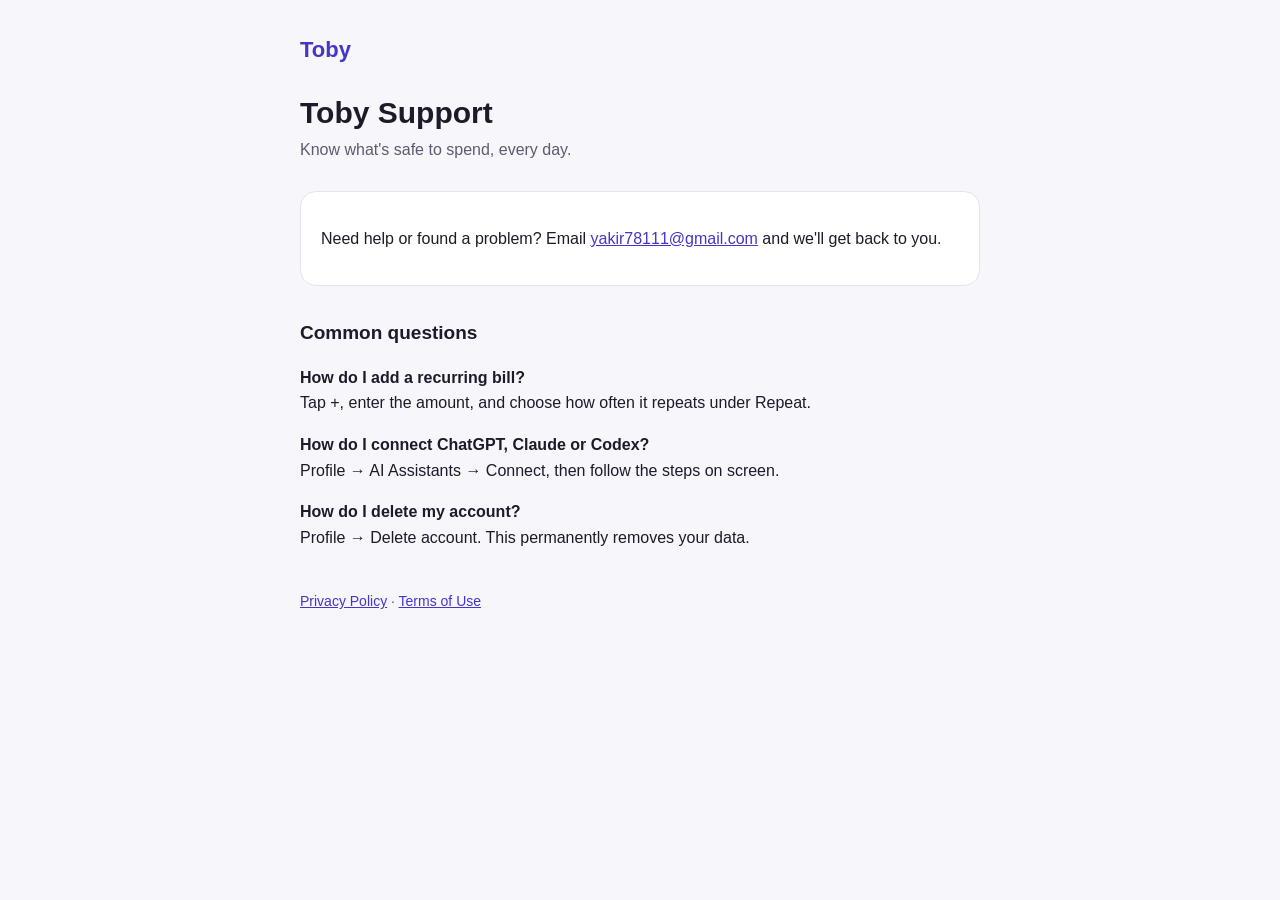
<file: index.html>
<!doctype html>
<html lang="en">
<head>
<meta charset="utf-8"><meta name="viewport" content="width=device-width, initial-scale=1">
<title>Toby Support</title>
<link rel="stylesheet" href="style.css">
</head>
<body><main>
<header><a href="./">Toby</a></header>
<h1>Toby Support</h1>
<p class="updated">Know what's safe to spend, every day.</p>

<div class="card">
<p>Need help or found a problem? Email <a href="mailto:yakir78111@gmail.com">yakir78111@gmail.com</a> and we'll get back to you.</p>
</div>

<h2>Common questions</h2>
<p><strong>How do I add a recurring bill?</strong><br>Tap +, enter the amount, and choose how often it repeats under Repeat.</p>
<p><strong>How do I connect ChatGPT, Claude or Codex?</strong><br>Profile → AI Assistants → Connect, then follow the steps on screen.</p>
<p><strong>How do I delete my account?</strong><br>Profile → Delete account. This permanently removes your data.</p>

<nav><a href="privacy.html">Privacy Policy</a> · <a href="terms.html">Terms of Use</a></nav>
</main></body>
</html>
</file>
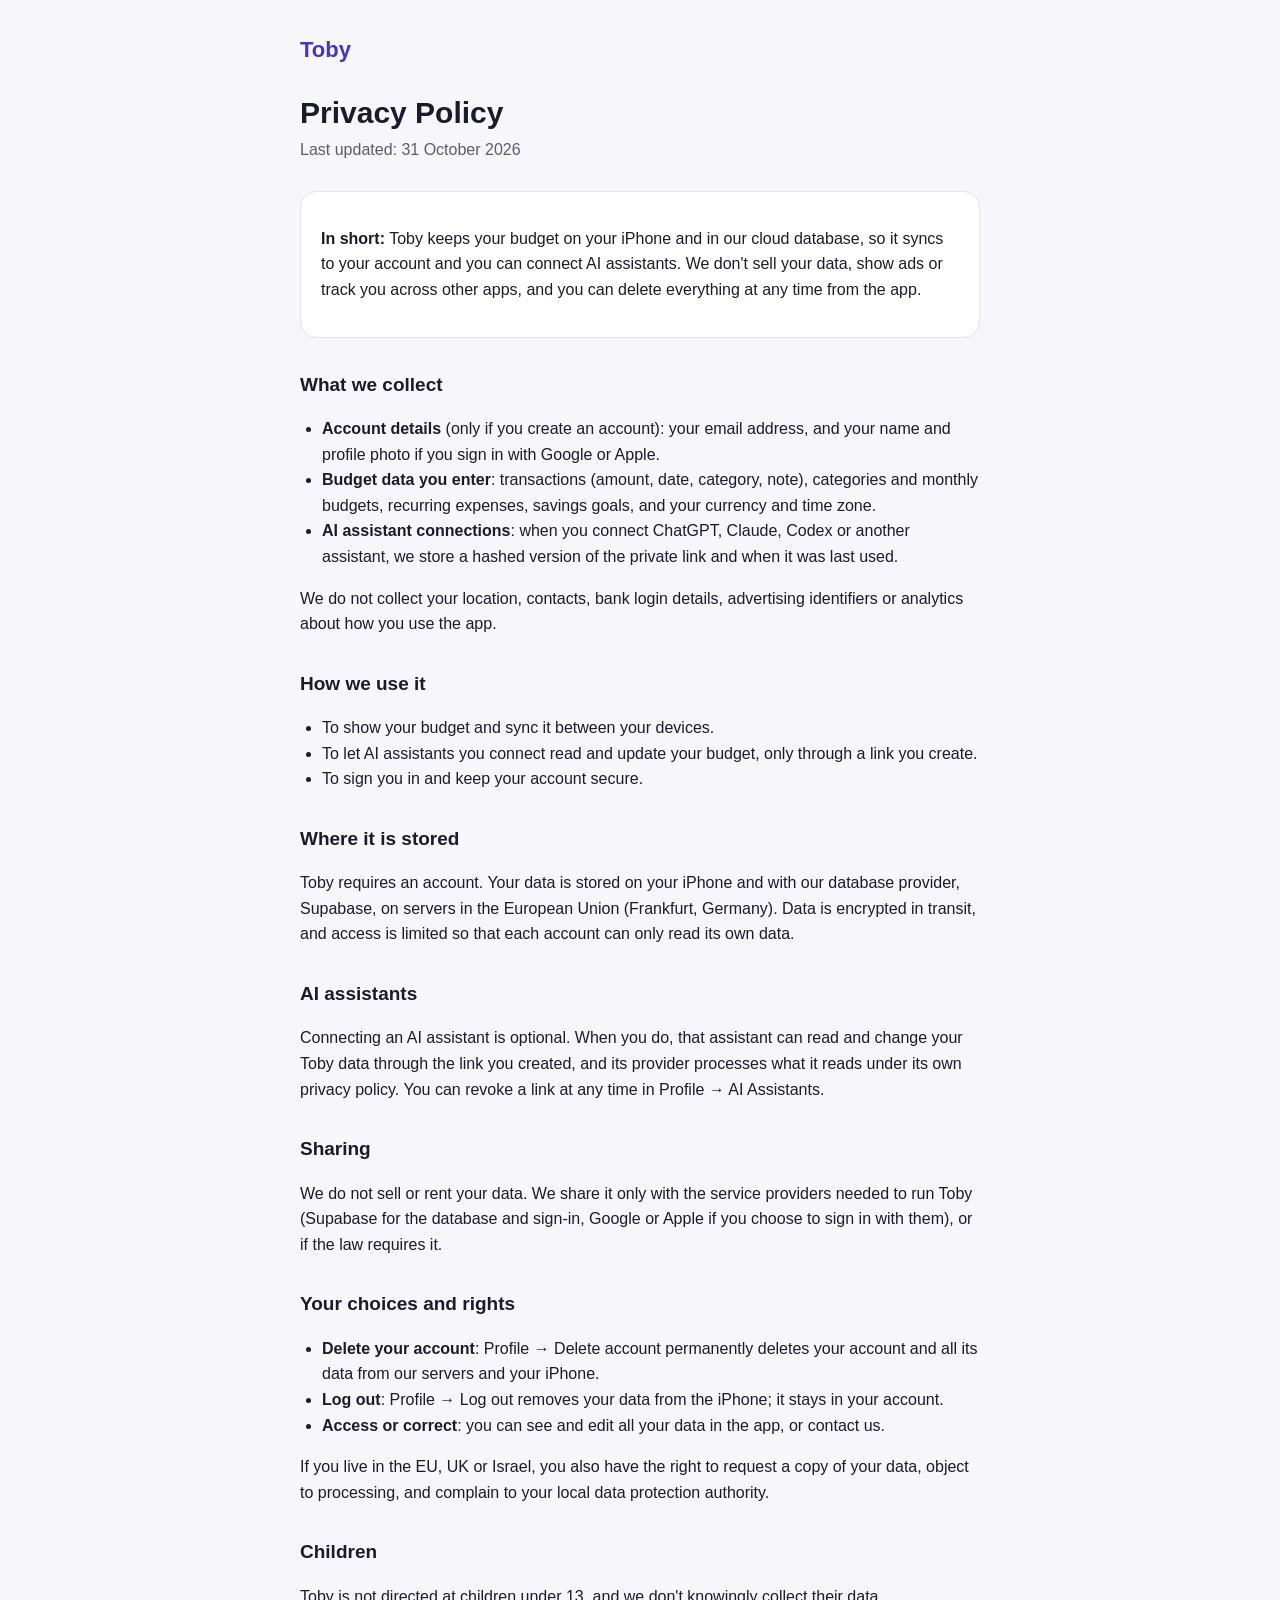
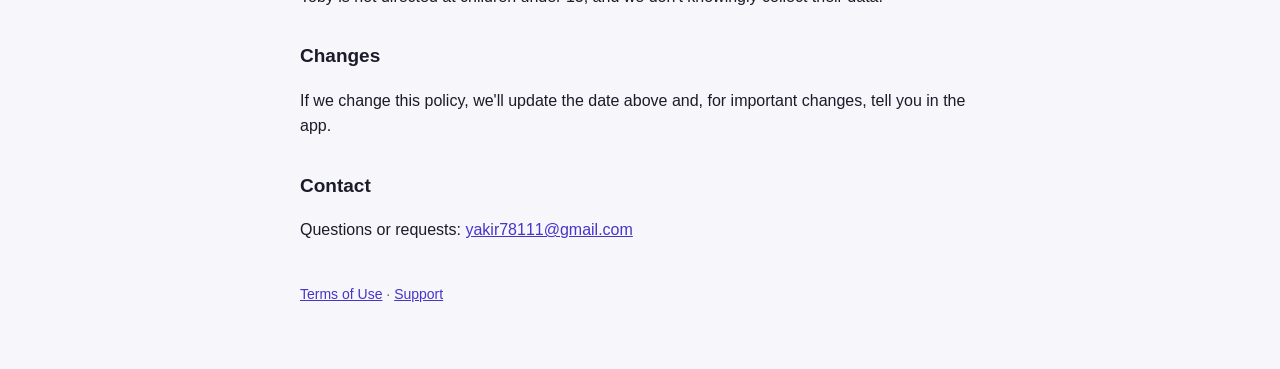
<file: privacy.html>
<!doctype html>
<html lang="en">
<head>
<meta charset="utf-8"><meta name="viewport" content="width=device-width, initial-scale=1">
<title>Toby Privacy Policy</title>
<link rel="stylesheet" href="style.css">
</head>
<body><main>
<header><a href="./">Toby</a></header>
<h1>Privacy Policy</h1>
<p class="updated">Last updated: 31 October 2026</p>

<div class="card"><p><strong>In short:</strong> Toby keeps your budget on your iPhone and in our cloud database, so it syncs to your account and you can connect AI assistants. We don't sell your data, show ads or track you across other apps, and you can delete everything at any time from the app.</p></div>

<h2>What we collect</h2>
<ul>
  <li><strong>Account details</strong> (only if you create an account): your email address, and your name and profile photo if you sign in with Google or Apple.</li>
  <li><strong>Budget data you enter</strong>: transactions (amount, date, category, note), categories and monthly budgets, recurring expenses, savings goals, and your currency and time zone.</li>
  <li><strong>AI assistant connections</strong>: when you connect ChatGPT, Claude, Codex or another assistant, we store a hashed version of the private link and when it was last used.</li>
</ul>
<p>We do not collect your location, contacts, bank login details, advertising identifiers or analytics about how you use the app.</p>

<h2>How we use it</h2>
<ul>
  <li>To show your budget and sync it between your devices.</li>
  <li>To let AI assistants you connect read and update your budget, only through a link you create.</li>
  <li>To sign you in and keep your account secure.</li>
</ul>

<h2>Where it is stored</h2>
<p>Toby requires an account. Your data is stored on your iPhone and with our database provider, Supabase, on servers in the European Union (Frankfurt, Germany). Data is encrypted in transit, and access is limited so that each account can only read its own data.</p>

<h2>AI assistants</h2>
<p>Connecting an AI assistant is optional. When you do, that assistant can read and change your Toby data through the link you created, and its provider processes what it reads under its own privacy policy. You can revoke a link at any time in Profile → AI Assistants.</p>

<h2>Sharing</h2>
<p>We do not sell or rent your data. We share it only with the service providers needed to run Toby (Supabase for the database and sign-in, Google or Apple if you choose to sign in with them), or if the law requires it.</p>

<h2>Your choices and rights</h2>
<ul>
  <li><strong>Delete your account</strong>: Profile → Delete account permanently deletes your account and all its data from our servers and your iPhone.</li>
  <li><strong>Log out</strong>: Profile → Log out removes your data from the iPhone; it stays in your account.</li>
  <li><strong>Access or correct</strong>: you can see and edit all your data in the app, or contact us.</li>
</ul>
<p>If you live in the EU, UK or Israel, you also have the right to request a copy of your data, object to processing, and complain to your local data protection authority.</p>

<h2>Children</h2>
<p>Toby is not directed at children under 13, and we don't knowingly collect their data.</p>

<h2>Changes</h2>
<p>If we change this policy, we'll update the date above and, for important changes, tell you in the app.</p>

<h2>Contact</h2>
<p>Questions or requests: <a href="mailto:yakir78111@gmail.com">yakir78111@gmail.com</a></p>

<nav><a href="terms.html">Terms of Use</a> · <a href="./">Support</a></nav>
</main></body>
</html>
</file>
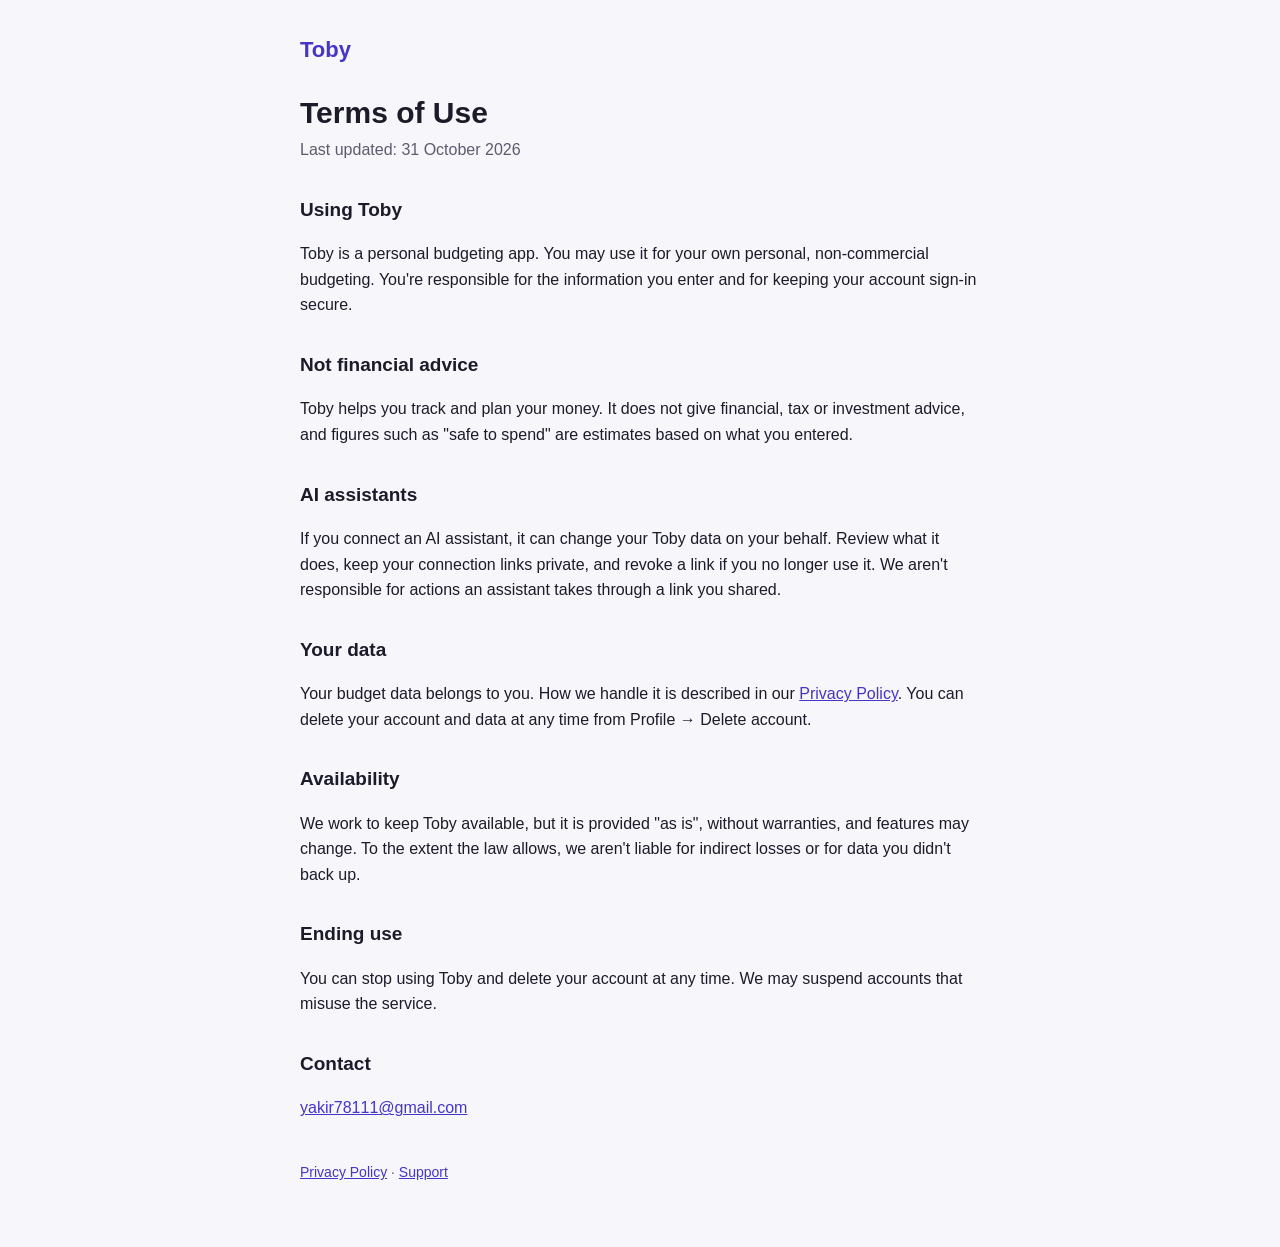
<file: terms.html>
<!doctype html>
<html lang="en">
<head>
<meta charset="utf-8"><meta name="viewport" content="width=device-width, initial-scale=1">
<title>Toby Terms of Use</title>
<link rel="stylesheet" href="style.css">
</head>
<body><main>
<header><a href="./">Toby</a></header>
<h1>Terms of Use</h1>
<p class="updated">Last updated: 31 October 2026</p>

<h2>Using Toby</h2>
<p>Toby is a personal budgeting app. You may use it for your own personal, non-commercial budgeting. You're responsible for the information you enter and for keeping your account sign-in secure.</p>

<h2>Not financial advice</h2>
<p>Toby helps you track and plan your money. It does not give financial, tax or investment advice, and figures such as "safe to spend" are estimates based on what you entered.</p>

<h2>AI assistants</h2>
<p>If you connect an AI assistant, it can change your Toby data on your behalf. Review what it does, keep your connection links private, and revoke a link if you no longer use it. We aren't responsible for actions an assistant takes through a link you shared.</p>

<h2>Your data</h2>
<p>Your budget data belongs to you. How we handle it is described in our <a href="privacy.html">Privacy Policy</a>. You can delete your account and data at any time from Profile → Delete account.</p>

<h2>Availability</h2>
<p>We work to keep Toby available, but it is provided "as is", without warranties, and features may change. To the extent the law allows, we aren't liable for indirect losses or for data you didn't back up.</p>

<h2>Ending use</h2>
<p>You can stop using Toby and delete your account at any time. We may suspend accounts that misuse the service.</p>

<h2>Contact</h2>
<p><a href="mailto:yakir78111@gmail.com">yakir78111@gmail.com</a></p>

<nav><a href="privacy.html">Privacy Policy</a> · <a href="./">Support</a></nav>
</main></body>
</html>
</file>
<file: style.css>
:root { --brand: #4535C9; --ink: #1c1b29; --muted: #5d5b6e; --bg: #f6f6fb; --card: #ffffff; --line: #e4e3ee; }
@media (prefers-color-scheme: dark) { :root { --brand: #9d93ff; --ink: #ececf3; --muted: #a9a7ba; --bg: #0e0d14; --card: #17161f; --line: #2a2936; } }
* { box-sizing: border-box; }
body { margin: 0; background: var(--bg); color: var(--ink); font: 16px/1.6 -apple-system, BlinkMacSystemFont, "Segoe UI", Roboto, sans-serif; }
main { max-width: 720px; margin: 0 auto; padding: 32px 20px 64px; }
header { display: flex; align-items: center; gap: 10px; margin-bottom: 28px; }
header a { color: var(--brand); font-weight: 800; font-size: 22px; text-decoration: none; }
h1 { font-size: 30px; line-height: 1.2; margin: 0 0 6px; }
.updated { color: var(--muted); margin: 0 0 28px; }
h2 { font-size: 19px; margin: 32px 0 8px; }
p, li { color: var(--ink); }
ul { padding-left: 22px; }
a { color: var(--brand); }
.card { background: var(--card); border: 1px solid var(--line); border-radius: 16px; padding: 18px 20px; }
nav { margin-top: 40px; color: var(--muted); font-size: 14px; }
</file>
